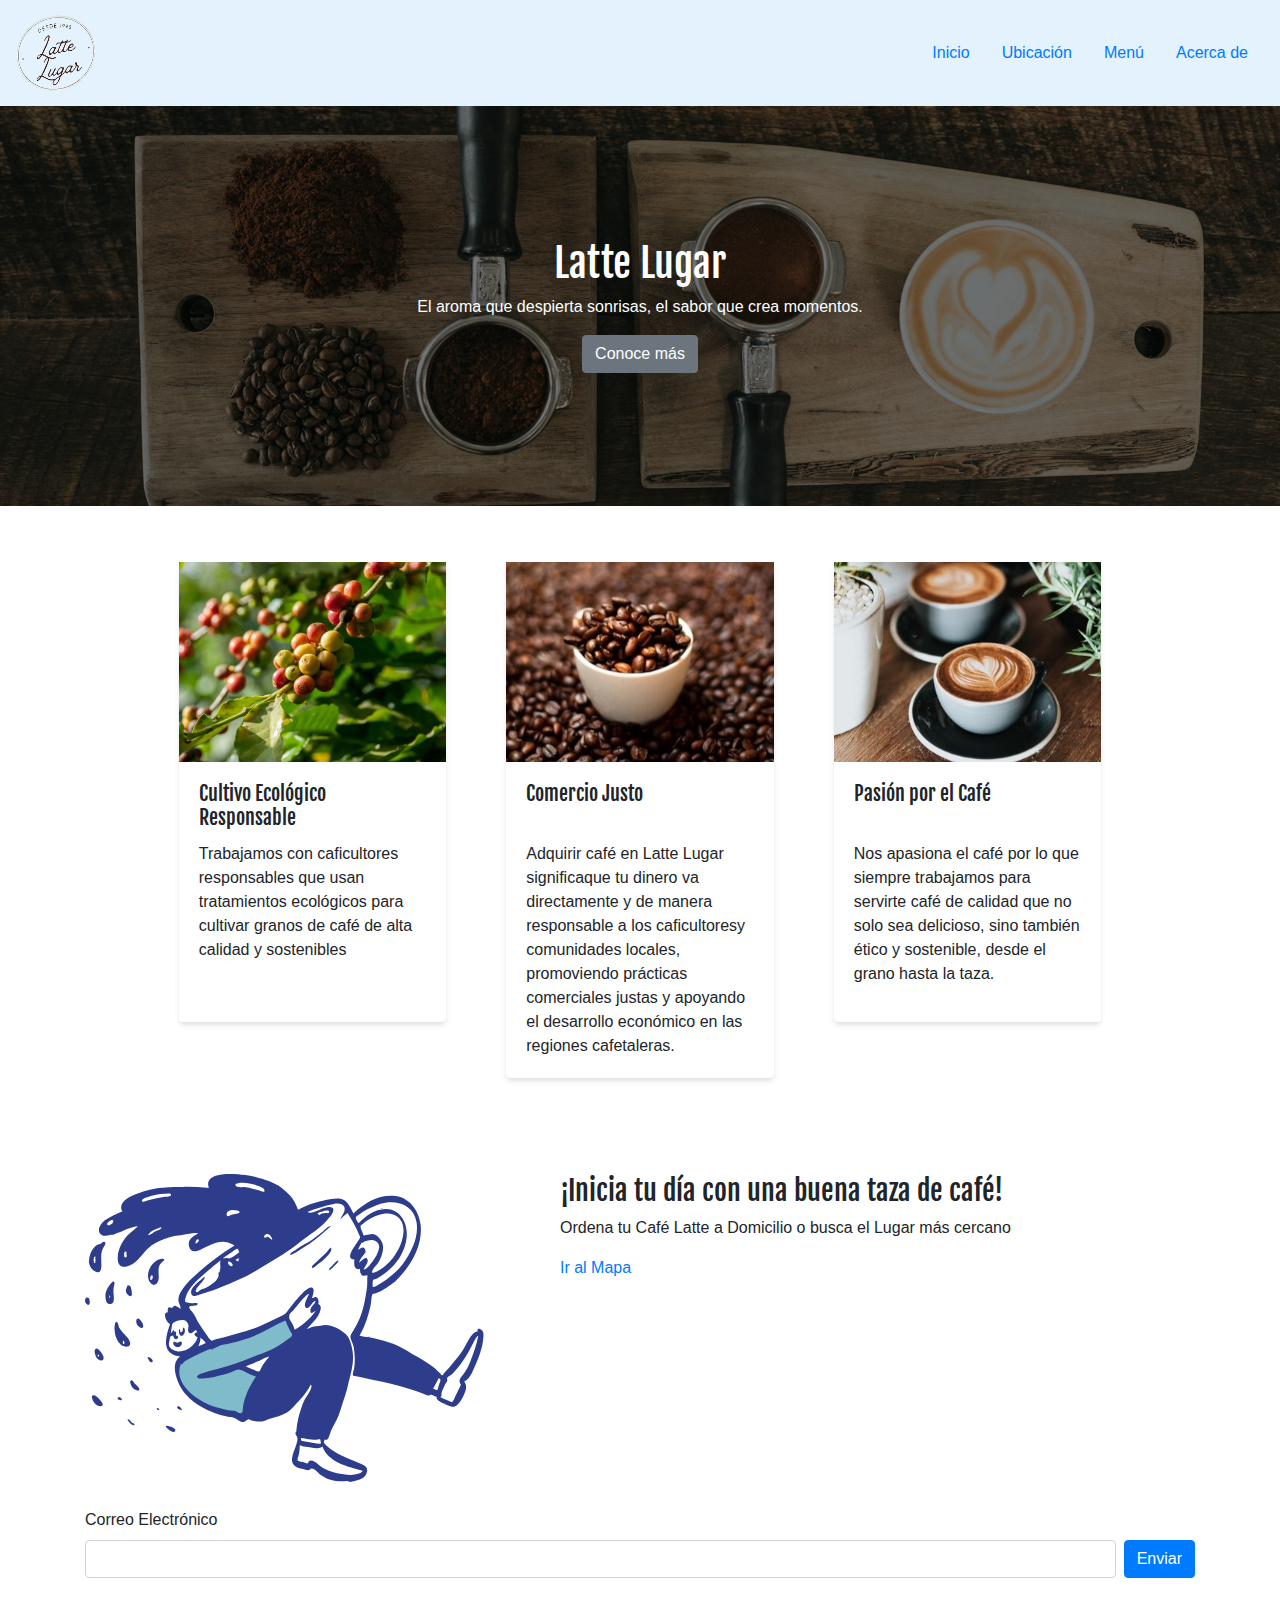
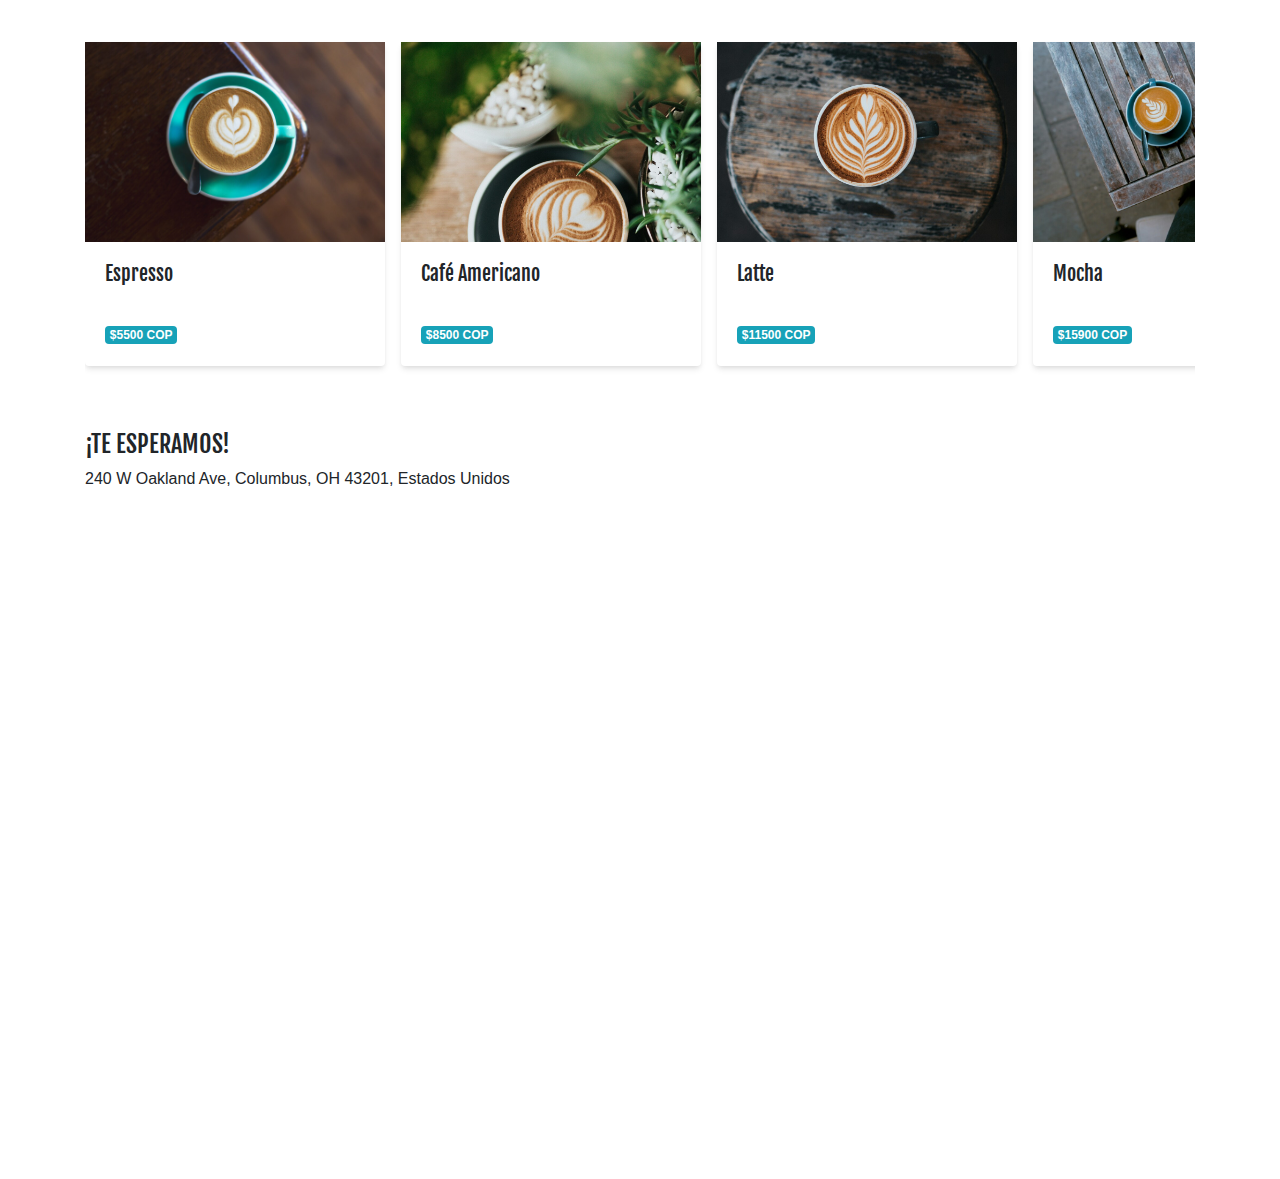
<file: index.html>
<!DOCTYPE html>
<html lang="en">
<head>
    <meta charset="UTF-8">
    <meta name="viewport" content="width=device-width, initial-scale=1.0">
    <link rel="icon" href="./logo.png">
    <link rel="stylesheet" href="style.css">
    <link rel="stylesheet" href="https://cdn.jsdelivr.net/npm/bootstrap@4.3.1/dist/css/bootstrap.min.css" integrity="sha384-ggOyR0iXCbMQv3Xipma34MD+dH/1fQ784/j6cY/iJTQUOhcWr7x9JvoRxT2MZw1T" crossorigin="anonymous">
    <link rel="preconnect" href="https://fonts.googleapis.com">
    <link rel="preconnect" href="https://fonts.gstatic.com" crossorigin>
    <link href="https://fonts.googleapis.com/css2?family=Fjalla+One&family=Noto+Sans&display=swap" rel="stylesheet">
    <title>Latte Lugar</title>
</head>
<body>
    <header>
        <nav class="navbar navbar-light" style="background-color: #e3f2fd;">
            <a class="navbar-brand" href="index.html"><img src="./logo.png" width="80px" height="80px"></a>
            <ul class="nav">
                <li class="nav-item active">
                <a class="nav-link" href="index.html">Inicio</a>
                </li>
                <li class="nav-item">
                <a class="nav-link" href="#mapa">Ubicación</a>
                <li class="nav-item">
                <a class="nav-link" href="#stripe">Menú</a>
                </li>
                <li class="nav-item">
                <a class="nav-link" href="acercade.html">Acerca de</a>
                </li>
            </ul>
        </nav>
        <div class="cover d-flex justify-content-center align-items-center flex-column">
            <h1>
                Latte Lugar
            </h1>
            <p>
                El aroma que despierta sonrisas, el sabor que crea momentos.
            </p>
            <button class="btn btn-secondary">
                Conoce más
            </button>
        </div>
    </header>
    <section>
        <div class="row justify-content-center">
            <div class="col-12 col-sm-6 col-md-4 col-lg-3 mt-2">
                <div class="container mt-5 mb-5">
                    <div class="card">
                        <div class="cover cover-small" style="background-image: url(./rsz_1rodrigo-flores-sn87tq_o7zs-unsplash.jpg);"></div>
                        <div class="card-body">
                        <h5 class="card-title">Cultivo Ecológico Responsable</h5>
                        <p class="card-text">Trabajamos con caficultores responsables que usan tratamientos ecológicos para cultivar granos de café de alta calidad y sostenibles</p>
                        </div>
                    </div>
                </div>
            </div>

            <div class="col-12 col-sm-6 col-md-4 col-lg-3 mt-2">
                <div class="container mt-5 mb-5">
                    <div class="card">
                        <div class="cover cover-small" style="background-image: url(./pariwat-pannium-10lCujnC8LU-unsplash.jpg);"></div>
                        <div class="card-body">
                        <h5 class="card-title">Comercio Justo</h5>
                        <p class="card-text">Adquirir café en Latte Lugar significaque tu dinero va directamente y de manera responsable a los caficultoresy comunidades locales, promoviendo 
                            prácticas comerciales justas y apoyando el desarrollo económico en las regiones cafetaleras.</p>
                        </div>
                    </div>
                </div>
            </div>

            <div class="col-12 col-sm-6 col-md-4 col-lg-3 mt-2">
                <div class="container mt-5 mb-5">
                    <div class="card">
                        <div class="cover cover-small" style="background-image: url(./nathan-dumlao-zUNs99PGDg0-unsplash.jpg);"></div>
                        <div class="card-body">
                        <h5 class="card-title">Pasión por el Café</h5>
                        <p class="card-text">Nos apasiona el café por lo que siempre trabajamos para servirte café de calidad que no solo sea delicioso, sino también ético y sostenible, desde el grano hasta la taza.</p>
                        </div>
                    </div>
                </div>
            </div>
        </div>
    </section>
    <section>
        <div class="container mt-5 mb-5">
            <div class="row">
                <div class="col-12 col-sm-6 col-lg-5">
                    <img src="./CoffeeDoddle.svg" alt="">
                </div>
                <div class="col-12 col-sm-6">
                    <h3>¡Inicia tu día con una buena taza de café!</h3>
                    <p>Ordena tu Café Latte a Domicilio o busca el Lugar más cercano</p>
                    <a href="#mapa">Ir al Mapa</a>
                </div>
            </div>
            <form action="">
                <label for="email">Correo Electrónico</label>
                    <div class="d-flex">
                        <div class="flex-fill mr-2">
                            <input type="email" id="email" class="form-control">
                        </div>
                        <button type="submit" class="btn btn-primary">Enviar</button>
                    </div>
            </form>
        </div>
    </section>
    <section>
        <div class="container mt-5 mb-5" id="stripe">
            <div class="product-stripe">
                <div class="stripe-container">
                    <div class="card">
                        <div title="Taza de espresso" class="cover cover-small" style="background-image: url(./coffe1.jpg);"></div>
                        <div class="card-body">
                        <h5 class="card-title">Espresso</h5>
                        <span class="badge badge-info">$5500 COP</span>
                        </div>
                    </div>

                    <div class="card">
                        <div title="Cafe Americano" class="cover cover-small" style="background-image: url(./coffe2.jpg);"></div>
                        <div class="card-body">
                        <h5 class="card-title">Café Americano</h5>
                        <span class="badge badge-info">$8500 COP</span>
                        </div>
                    </div>

                    <div class="card">
                        <div title="Taza de Latte" class="cover cover-small" style="background-image: url(./coffe3.jpg);"></div>
                        <div class="card-body">
                        <h5 class="card-title">Latte</h5>
                        <span class="badge badge-info">$11500 COP</span>
                        </div>
                    </div>

                    <div class="card">
                        <div title="Cafe Mocha" class="cover cover-small" style="background-image: url(./coffe4.jpg);"></div>
                        <div class="card-body">
                        <h5 class="card-title">Mocha</h5>
                        <span class="badge badge-info">$15900 COP</span>
                        </div>
                    </div>
                </div>
            </div>
        </div>
    </section>
    <section>
        <div class="container mt-5 mb-5" id="mapa">
            <h4>
                ¡TE ESPERAMOS!
            </h4>
            <p>
                240 W Oakland Ave, Columbus, OH 43201, Estados Unidos
            </p>
            <div class="responsive-iframe">
                <iframe src="https://www.google.com/maps/embed?pb=!1m18!1m12!1m3!1d12223.73624806385!2d-83.02397024355686!3d40.00992040755301!2m3!1f0!2f0!3f0!3m2!1i1024!2i768!4f13.1!3m3!1m2!1s0x88388e98cd92dfbf%3A0x179013cc9b21631f!2sTuttle%20Park%20Community%20Center!5e0!3m2!1ses-419!2sco!4v1715323830442!5m2!1ses-419!2sco" width="600" height="450" style="border:0;" allowfullscreen="" loading="lazy" referrerpolicy="no-referrer-when-downgrade"></iframe>
            </div>
        </div>
    </section>
</body>
</html>
</file>
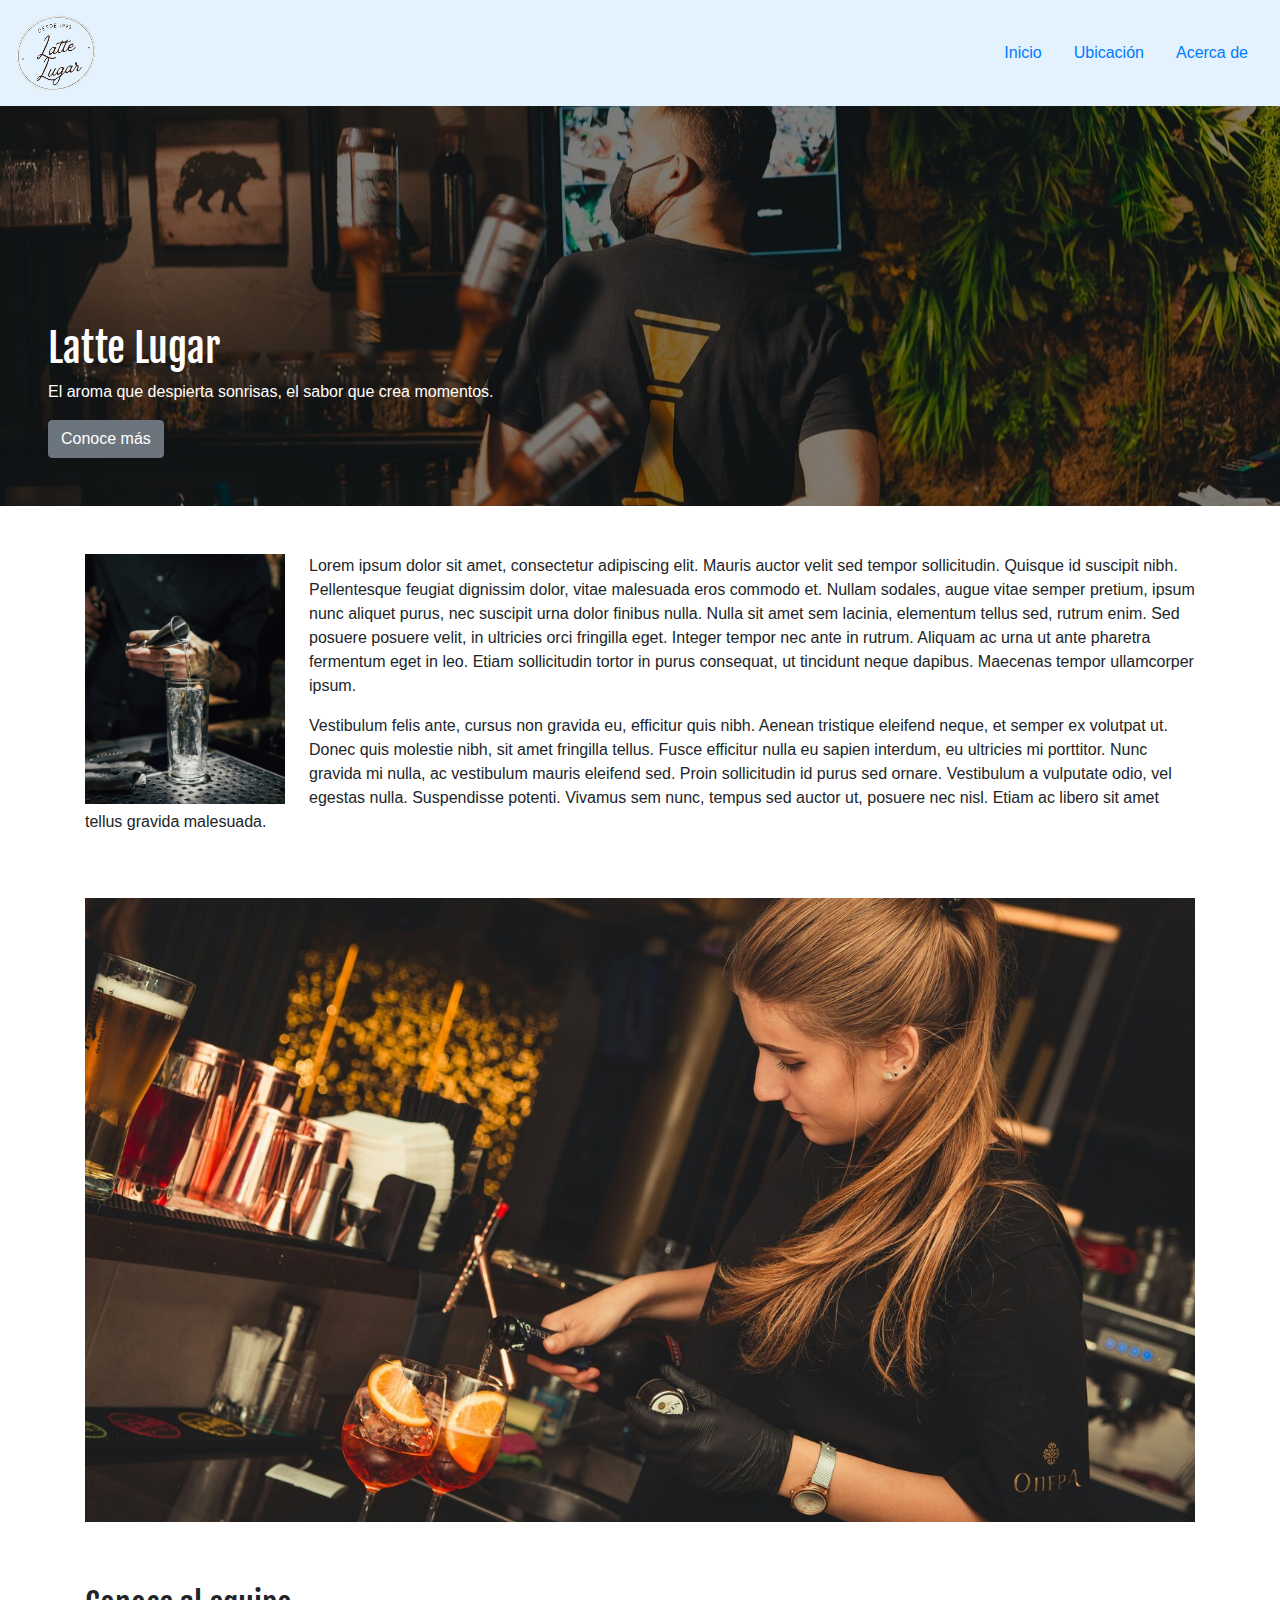
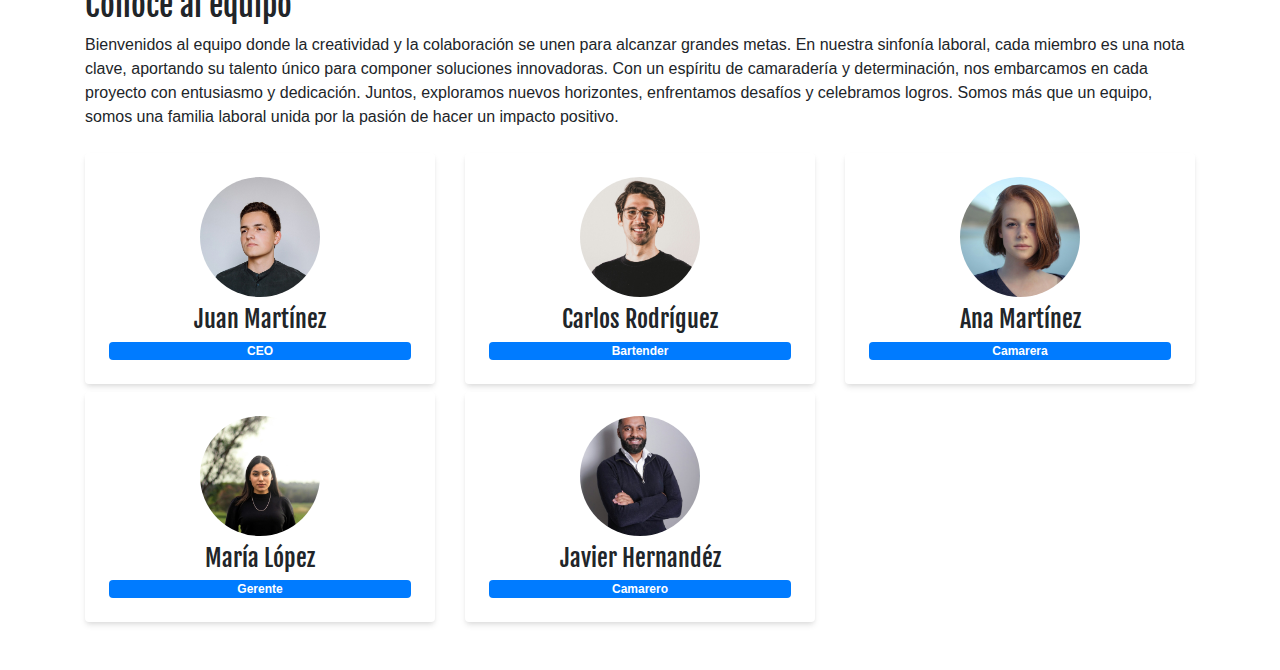
<file: acercade.html>
<!DOCTYPE html>
<html lang="en">
<head>
    <meta charset="UTF-8">
    <meta name="viewport" content="width=device-width, initial-scale=1.0">
    <link rel="icon" href="./logo.png">
    <link rel="stylesheet" href="style.css">
    <link rel="stylesheet" href="https://cdn.jsdelivr.net/npm/bootstrap@4.3.1/dist/css/bootstrap.min.css" integrity="sha384-ggOyR0iXCbMQv3Xipma34MD+dH/1fQ784/j6cY/iJTQUOhcWr7x9JvoRxT2MZw1T" crossorigin="anonymous">
    <link rel="preconnect" href="https://fonts.googleapis.com">
    <link rel="preconnect" href="https://fonts.gstatic.com" crossorigin>
    <link href="https://fonts.googleapis.com/css2?family=Fjalla+One&family=Noto+Sans&display=swap" rel="stylesheet">
    <title>Acerca De</title>
</head>
<body>
    <header>
        <nav class="navbar navbar-light" style="background-color: #e3f2fd;">
            <a class="navbar-brand" href="index.html"><img src="./logo.png" width="80px" height="80px"></a>
            <ul class="nav">
                <li class="nav-item active">
                <a class="nav-link" href="index.html">Inicio</a>
                </li>
                <li class="nav-item">
                <a class="nav-link" href="#mapa">Ubicación</a>
                </li>
                <li class="nav-item">
                <a class="nav-link" href="acercade.html">Acerca de</a>
                </li>
            </ul>
        </nav>
        <div class="cover d-flex justify-content-end align-items-start flex-column p-5" style="background-image: url(rsz_1enis-yavuz-d8nnbi08jg0-unsplash.jpg);">
            <h1>
                Latte Lugar
            </h1>
            <p>
                El aroma que despierta sonrisas, el sabor que crea momentos.
            </p>
            <button class="btn btn-secondary">
                Conoce más
            </button>
        </div>
    </header>
    <section>
        <div class="container mt-5 mb-5">
            <img src="./rsz_1michael-odelberth-6xylifyrv70-unsplash.jpg" alt="" height="250px" class="float-left mr-4" >
            <p>
                Lorem ipsum dolor sit amet, consectetur adipiscing elit. Mauris auctor velit sed tempor sollicitudin. Quisque id suscipit nibh. Pellentesque feugiat dignissim dolor, vitae malesuada eros commodo et. Nullam sodales, augue vitae semper pretium, ipsum nunc aliquet purus, nec suscipit urna dolor finibus nulla. Nulla sit amet sem lacinia, elementum tellus sed, rutrum enim. Sed posuere posuere velit, in ultricies orci fringilla eget. Integer tempor nec ante in rutrum. Aliquam ac urna ut ante pharetra fermentum eget in leo. Etiam sollicitudin tortor in purus consequat, ut tincidunt neque dapibus. Maecenas tempor ullamcorper ipsum.
            </p>
            <p>
                Vestibulum felis ante, cursus non gravida eu, efficitur quis nibh. Aenean tristique eleifend neque, et semper ex volutpat ut. Donec quis molestie nibh, sit amet fringilla tellus. Fusce efficitur nulla eu sapien interdum, eu ultricies mi porttitor. Nunc gravida mi nulla, ac vestibulum mauris eleifend sed. Proin sollicitudin id purus sed ornare. Vestibulum a vulputate odio, vel egestas nulla. Suspendisse potenti. Vivamus sem nunc, tempus sed auctor ut, posuere nec nisl. Etiam ac libero sit amet tellus gravida malesuada.
            </p>
        </div>
    </section>
    <section>
        <div class="container mt-5 mb-5">
            <div class="slider">
                <div class="slider-conteiner">
                    <div class="image-container" style="background-image: url(./andriyko-podilnyk-gEV78HNZOqQ-unsplash.jpg);"></div>
                    <div class="image-container" style="background-image: url(./bjarne-vijfvinkel-VIVfpC6bV9o-unsplash.jpg);"></div>
                    <div class="image-container" style="background-image: url(./chino-rocha-X52UzrosyDs-unsplash.jpg);"></div>
                    <div class="image-container" style="background-image: url(./john-fornander-8qR_SNP4QGY-unsplash.jpg);"></div>
                </div>
            </div>
        </div>
    </section>
    <section>
        <div class="container mt-5 mb-5">
            <h2>
                Conoce al equipo
            </h2>
            <p>
                Bienvenidos al equipo donde la creatividad y la colaboración se unen para alcanzar grandes metas. En nuestra sinfonía laboral, cada miembro es una nota clave, aportando su talento único para componer soluciones innovadoras. Con un espíritu de camaradería y determinación, nos embarcamos en cada proyecto con entusiasmo y dedicación. Juntos, exploramos nuevos horizontes, enfrentamos desafíos y celebramos logros. Somos más que un equipo, somos una familia laboral unida por la pasión de hacer un impacto positivo.
            </p>
            <div class="row">
                <div class="col-12 col-sm-6 col-md-4 mt-2">
                    <div class="card p-4 text-center">
                        <div class="avatar rounded-circle inline-block" style="background-image: url(./alex.jpg);"></div>
                        <h4 class="mt-2">
                            Juan Martínez
                        </h4>
                        <span class="badge badge-primary">CEO</span>
                    </div>
                </div>

                <div class="col-12 col-sm-6 col-md-4 mt-2">
                    <div class="card p-4 text-center">
                        <div class="avatar rounded-circle inline-block" style="background-image: url(./alexander.jpg);"></div>
                        <h4 class="mt-2">
                            Carlos Rodríguez
                        </h4>
                        <span class="badge badge-primary">Bartender</span>
                    </div>
                </div>

                <div class="col-12 col-sm-6 col-md-4 mt-2">
                    <div class="card p-4 text-center">
                        <div class="avatar rounded-circle inline-block" style="background-image: url(./christopher.jpg);"></div>
                        <h4 class="mt-2">
                            Ana Martínez
                        </h4>
                        <span class="badge badge-primary">Camarera</span>
                    </div>
                </div>

                <div class="col-12 col-sm-6 col-md-4 mt-2">
                    <div class="card p-4 text-center">
                        <div class="avatar rounded-circle inline-block" style="background-image: url(./dillon.jpg);"></div>
                        <h4 class="mt-2">
                            María López
                        </h4>
                        <span class="badge badge-primary">Gerente</span>
                    </div>
                </div>

                <div class="col-12 col-sm-6 col-md-4 mt-2">
                    <div class="card p-4 text-center">
                        <div class="avatar rounded-circle inline-block" style="background-image: url(./willian.jpg);"></div>
                        <h4 class="mt-2">
                            Javier Hernandéz
                        </h4>
                        <span class="badge badge-primary">Camarero</span>
                    </div>
                </div>
            </div>
        </div>
    </section>
</body>
</html>
</file>
<file: style.css>
body{
    margin: 0em;
    font-family: "Noto Sans", sans-serif;
}

h1, h2, h3, h4, h5{
    font-family: "Fjalla One", sans-serif;
    font-weight: 400;
    font-style: normal;
}

.cover{
    height: 400px;
    background-image: url(rsz_2nathan-dumlao-6vhpy27jdps-unsplash2.jpg);
    color: white;
    background-size: cover;
    background-position: center;
    background-color: rgba(0,0,0,0.5);
    background-blend-mode: darken;
}

.cover-small{
    height: 200px;
    background-blend-mode: normal;
}

.card{
    border: 0 !important;
    box-shadow: 0 4px 6px -1px rgba(0,0,0,0.1), 0 2px 4px -1px rgba(0,0,0,0.06);
    display: inline-block;
}

.card-title{
    min-height: 3rem;
}

.card-text{
    min-height: 10rem;
}

.product-stripe, .slider{
    overflow-x: scroll;
    padding-top: 1rem;
    padding-bottom: 1rem;
}

.stripe-container, .slider-conteiner{
    display: flex;
}

.stripe-container .card{
    width: 300px;
    flex-shrink: 0;
    margin-right: 1rem;
}

.responsive-iframe{
    position: relative;
    padding-top: 56.25%;
}

.responsive-iframe iframe{
    position: absolute;
    top: 0;
    left: 0;
    width: 100%;
    height: 100%;
}

.slider{
    overflow-x: hidden;
}

.slider-conteiner{
    transform: translateX(0);
    animation: slider 10s infinite;
}

.image-container{
    width: 100%;
    padding-top: 56.25%;
    background-size: cover;
    background-position: center;
    flex-shrink: 0;
}

@keyframes slider{
    0%{
        transform: translateX(0);
    }

    20%{
        transform: translateX(0);
    }

    25%{
        transform: translateX(-100%);
    }

    45%{
        transform: translateX(-100%);
    }

    50%{
        transform: translateX(-200%);
    }

    70%{
        transform: translateX(-200%);
    }

    75%{
        transform: translateX(-300%);
    }

    95%{
        transform: translateX(-300%);
    }

    100%{
        transform: translateX(0);
    }
}

.avatar{
    width: 120px;
    height: 120px;
    background-size: cover;
    background-position: center;
    margin: 0 auto;
}
</file>
